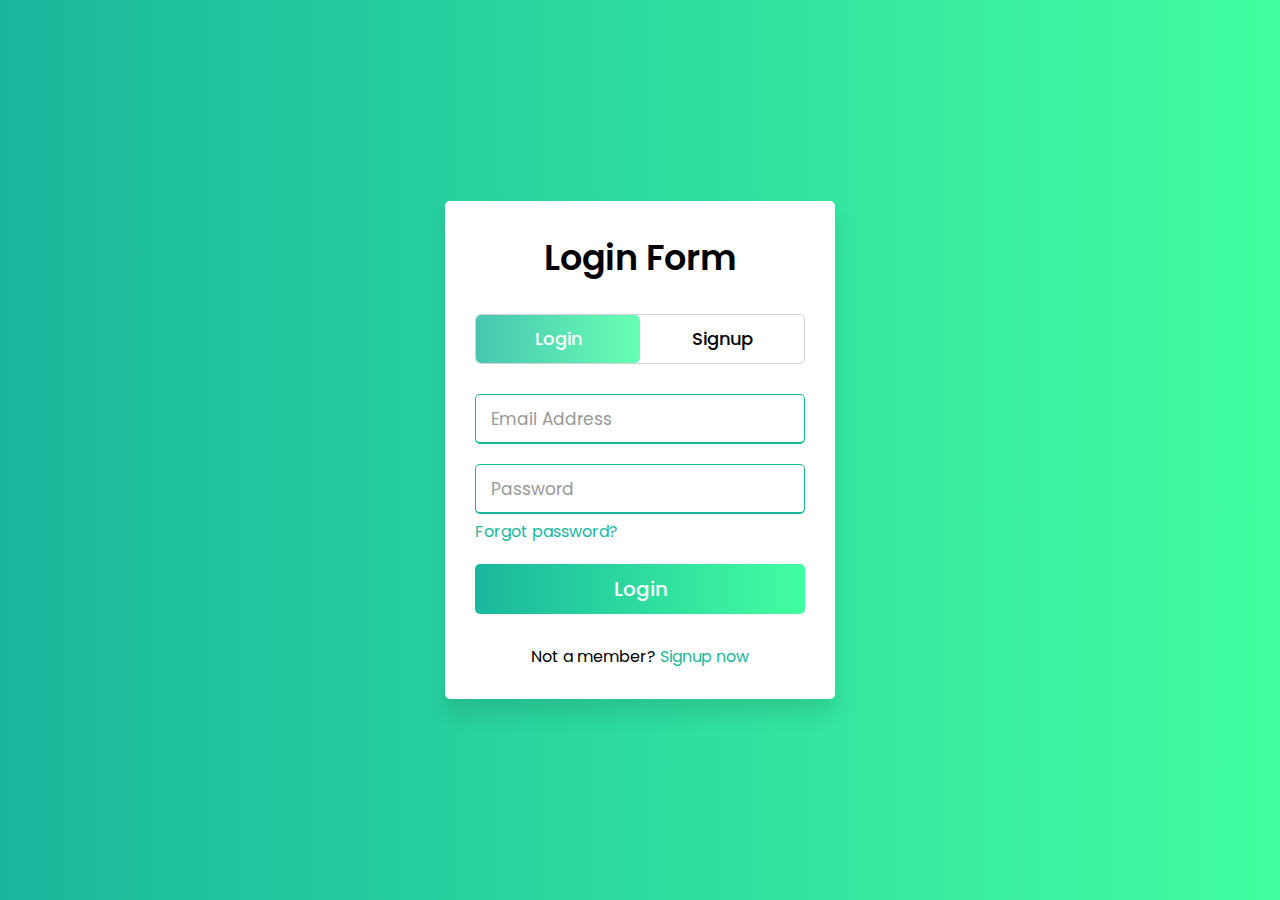
<file: form.html>
<!DOCTYPE html>
<!-- Created By CodingNepal -->
<html lang="en" dir="ltr">
   <head>
      <meta charset="utf-8">
      <title>Login and Registration Form</title>
      <link rel="stylesheet" href="form.css">
      <meta name="viewport" content="width=device-width, initial-scale=1.0">
   </head>
   <body>
      <div class="wrapper">
         <div class="title-text">
            <div class="title login">
               Login Form
            </div>
            <div class="title signup">
               Signup Form
            </div>
         </div>
         <div class="form-container">
            <div class="slide-controls">
               <input type="radio" name="slide" id="login" checked>
               <input type="radio" name="slide" id="signup">
               <label for="login" class="slide login">Login</label>
               <label for="signup" class="slide signup">Signup</label>
               <div class="slider-tab"></div>
            </div>
            <div class="form-inner">
               <form action="#" class="login">
                  <div class="field">
                     <input type="text" placeholder="Email Address" required>
                  </div>
                  <div class="field">
                     <input type="password" placeholder="Password" required>
                  </div>
                  <div class="pass-link">
                     <a href="#">Forgot password?</a>
                  </div>
                  <div class="field btn">
                     <div class="btn-layer"></div>
                     <input type="submit" value="Login">
                  </div>
                  <div class="signup-link">
                     Not a member? <a href="">Signup now</a>
                  </div>
               </form>
               <form action="#" class="signup">
                  <div class="field">
                     <input type="text" placeholder="Email Address" required>
                  </div>
                  <div class="field">
                     <input type="password" placeholder="Password" required>
                  </div>
                  <div class="field">
                     <input type="password" placeholder="Confirm password" required>
                  </div>
                  <div class="field btn">
                     <div class="btn-layer"></div>
                     <input type="submit" value="Signup">
                  </div>
               </form>
            </div>
         </div>
      </div>
      <script>
         const loginText = document.querySelector(".title-text .login");
         const loginForm = document.querySelector("form.login");
         const loginBtn = document.querySelector("label.login");
         const signupBtn = document.querySelector("label.signup");
         const signupLink = document.querySelector("form .signup-link a");
         signupBtn.onclick = (()=>{
           loginForm.style.marginLeft = "-50%";
           loginText.style.marginLeft = "-50%";
         });
         loginBtn.onclick = (()=>{
           loginForm.style.marginLeft = "0%";
           loginText.style.marginLeft = "0%";
         });
         signupLink.onclick = (()=>{
           signupBtn.click();
           return false;
         });
      </script>
   </body>
</html>
</file>
<file: form.css>
@import url('https://fonts.googleapis.com/css?family=Poppins:400,500,600,700&display=swap');
*{
  margin: 0;
  padding: 0;
  box-sizing: border-box;
  font-family: 'Poppins', sans-serif;
}
html,body{
  display: grid;
  height: 100%;
  width: 100%;
  place-items: center;
  background: -webkit-linear-gradient(left,#1ab79d, #42ffa1);
}
::selection{
  background: #42ffa1;
  color: #fff;
}
.wrapper{
  overflow: hidden;
  max-width: 390px;
  background: #fff;
  padding: 30px;
  border-radius: 5px;
  box-shadow: 0px 15px 20px rgba(0,0,0,0.1);
}
.wrapper .title-text{
  display: flex;
  width: 200%;
}
.wrapper .title{
  width: 50%;
  font-size: 35px;
  font-weight: 600;
  text-align: center;
  transition: all 0.6s cubic-bezier(0.68,-0.55,0.265,1.55);
}
.wrapper .slide-controls{
  position: relative;
  display: flex;
  height: 50px;
  width: 100%;
  overflow: hidden;
  margin: 30px 0 10px 0;
  justify-content: space-between;
  border: 1px solid lightgrey;
  border-radius: 5px;
}
.slide-controls .slide{
  height: 100%;
  width: 100%;
  color: #fff;
  font-size: 18px;
  font-weight: 500;
  text-align: center;
  line-height: 48px;
  cursor: pointer;
  z-index: 1;
  transition: all 0.6s ease;
}
.slide-controls label.signup{
  color: #000;
}
.slide-controls .slider-tab{
  position: absolute;
  height: 100%;
  width: 50%;
  left: 0;
  z-index: 0;
  border-radius: 5px;
  background: -webkit-linear-gradient(left, #1ab79d,  #42ffa1);
  opacity: 0.8;
  transition: all 0.6s cubic-bezier(0.68,-0.55,0.265,1.55);
}
input[type="radio"]{
  display: none;
}
#signup:checked ~ .slider-tab{
  left: 50%;
}
#signup:checked ~ label.signup{
  color: #fff;
  cursor: default;
  user-select: none;
}
#signup:checked ~ label.login{
  color: #000;
}
#login:checked ~ label.signup{
  color: #000;
}
#login:checked ~ label.login{
  cursor: default;
  user-select: none;
}
.wrapper .form-container{
  width: 100%;
  overflow: hidden;
}
.form-container .form-inner{
  display: flex;
  width: 200%;
}
.form-container .form-inner form{
  width: 50%;
  transition: all 0.6s cubic-bezier(0.68,-0.55,0.265,1.55);
}
.form-inner form .field{
  height: 50px;
  width: 100%;
  margin-top: 20px;
}
.form-inner form .field input{
  height: 100%;
  width: 100%;
  outline: none;
  padding-left: 15px;
  border-radius: 5px;
  border: 1px solid #1ab79d;
  border-bottom-width: 2px;
  font-size: 17px;
  transition: all 0.3s ease;
}
.form-inner form .field input:focus{
  border-color: #fc83bb;
  /* box-shadow: inset 0 0 3px #fb6aae; */
}
.form-inner form .field input::placeholder{
  color: #999;
  transition: all 0.3s ease;
}
form .field input:focus::placeholder{
  color: #b3b3b3;
}
.form-inner form .pass-link{
  margin-top: 5px;
}
.form-inner form .signup-link{
  text-align: center;
  margin-top: 30px;
}
.form-inner form .pass-link a,
.form-inner form .signup-link a{
  color: #1ab79d;
  text-decoration: none;
}
.form-inner form .pass-link a:hover,
.form-inner form .signup-link a:hover{
  text-decoration: underline;
}
form .btn{
  height: 50px;
  width: 100%;
  border-radius: 5px;
  position: relative;
  overflow: hidden;
}
form .btn .btn-layer{
  height: 100%;
  width: 300%;
  position: absolute;
  left: -100%;
  background: -webkit-linear-gradient(right, #1ab79d, #42ffa1,#1ab79d , #42ffff);
  border-radius: 5px;
  transition: all 0.4s ease;;
}
form .btn:hover .btn-layer{
  left: 0;
}
form .btn input[type="submit"]{
  height: 100%;
  width: 100%;
  z-index: 1;
  position: relative;
  background: none;
  border: none;
  color: #fff;
  padding-left: 0;
  border-radius: 5px;
  font-size: 20px;
  font-weight: 500;
  cursor: pointer;
}
</file>
